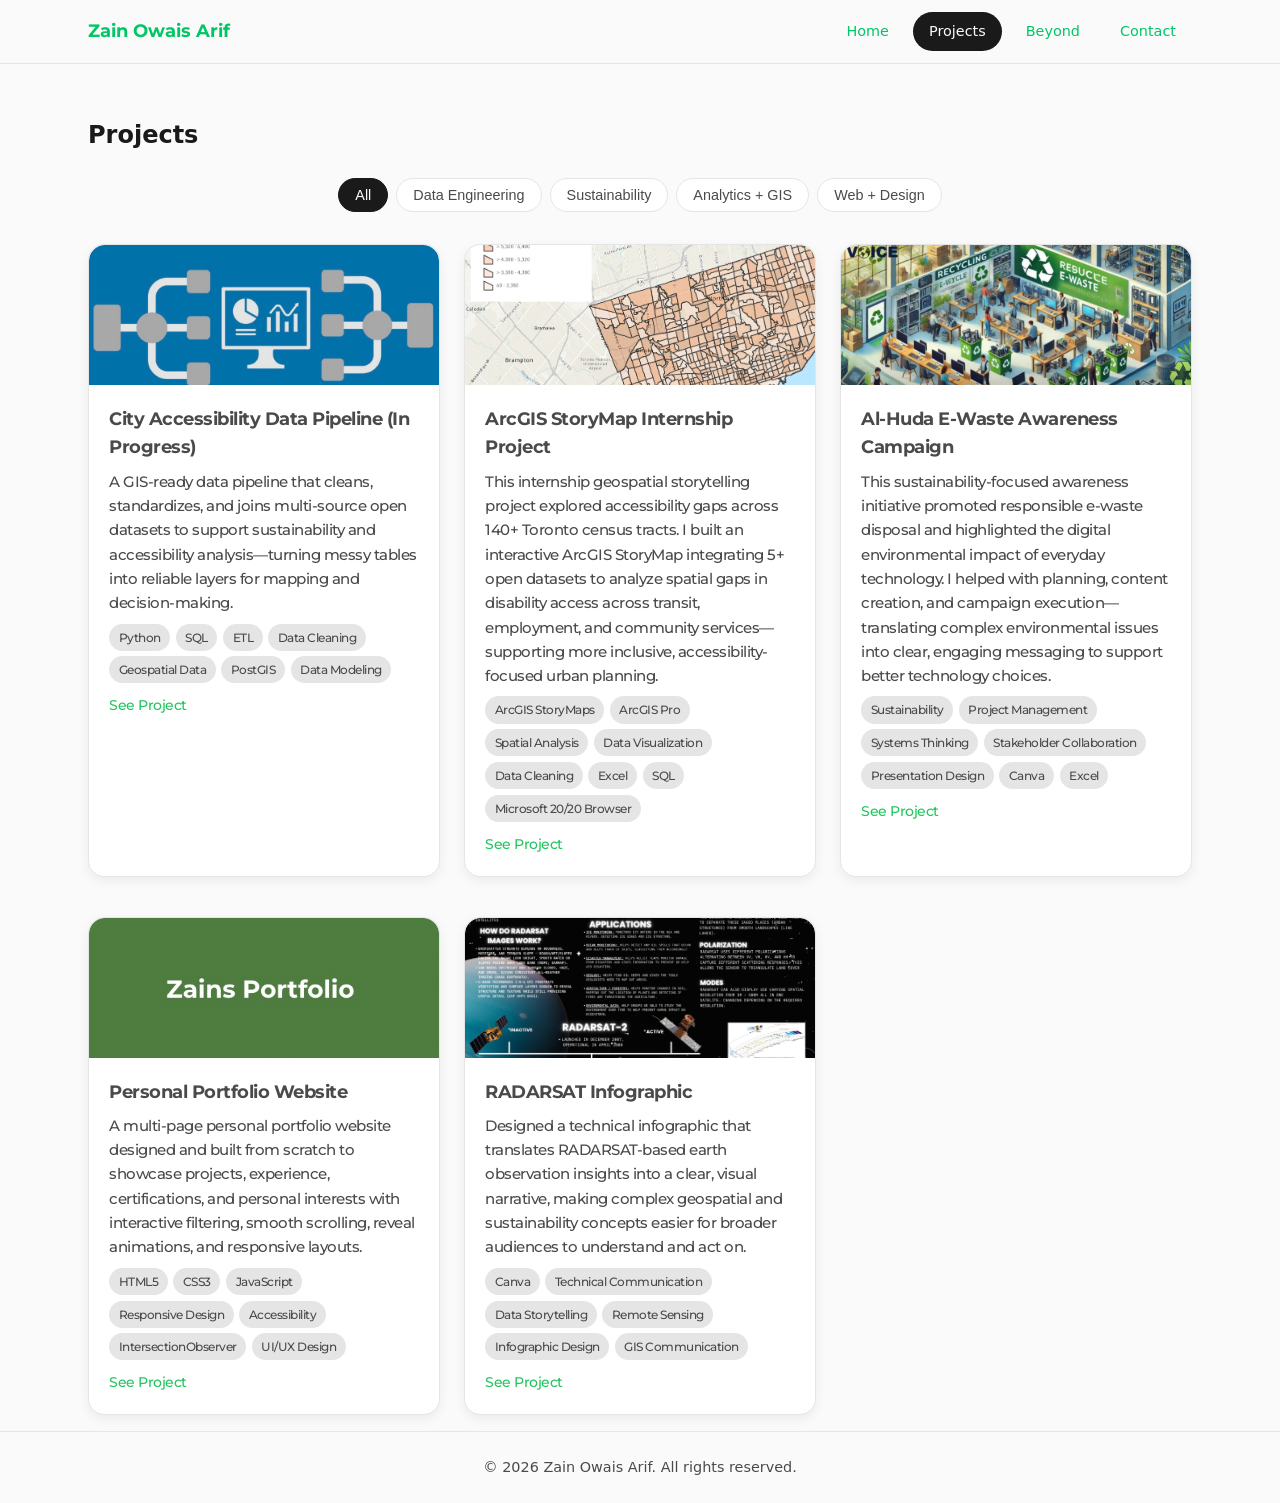
<file: projects.html>
<!DOCTYPE html>
<html lang="en">
<head>
  <meta charset="UTF-8" />
  <meta name="viewport" content="width=device-width, initial-scale=1" />
  <meta name="description" content="Projects by Zain Owais Arif — Data Engineering, GIS, Analytics & Web. Portfolio of geospatial and sustainability work." />
  <title>Projects | Zain Owais Arif</title>
  <style>
    @import url('https://fonts.googleapis.com/css2?family=Montserrat:ital,wght@0,100..900;1,100..900&display=swap');
    </style>
  <link rel="stylesheet" href="styles.css">
  <script defer src="script.js"></script>
</head>
<body>
  <header class="site-header">
    <div class="inner container">
      <a href="index.html" class="logo">Zain Owais Arif</a>
      <nav aria-label="Primary navigation">
        <ul class="nav-pills">
          <li><a href="index.html">Home</a></li>
          <li><a href="projects.html" class="active">Projects</a></li>
          <li><a href="beyond.html">Beyond</a></li>
          <li><a href="index.html#contact">Contact</a></li>
        </ul>
      </nav>
    </div>
  </header>

  <main>
    <section class="container" style="padding-top: 2rem;">
      <h1 style="margin-bottom: 1.5rem;">Projects</h1>

      <div class="filter-pills" role="group" aria-label="Filter projects by category">
        <button type="button" class="filter-pill active" data-filter="all">All</button>
        <button type="button" class="filter-pill" data-filter="data-engineering">Data Engineering</button>
        <button type="button" class="filter-pill" data-filter="sustainability">Sustainability</button>
        <button type="button" class="filter-pill" data-filter="analytics">Analytics + GIS</button>
        <button type="button" class="filter-pill" data-filter="web">Web + Design</button>
      </div>

      <div class="projects-grid" id="projects-grid">
        <article class="card project-card reveal" data-category="data-engineering">
          <div class="card-image" style="background: none; border-radius: var(--radius) var(--radius) 0 0; overflow: hidden;">
            <img
              src="Project Cover Imgs/Data Engineer.jpg"
              alt="Data engineering project cover image"
              width="800"
              height="450"
              style="width: 100%; height: 100%; object-fit: cover; display: block;"
              loading="lazy"
            />
          </div>
          <div class="card-body">
            <h3>City Accessibility Data Pipeline (In Progress)</h3>
            <p>
               A GIS-ready data pipeline that cleans, standardizes, and joins multi-source open datasets to support
              sustainability and accessibility analysis—turning messy tables into reliable layers for mapping and decision-making.
            </p>
            <div class="tag-pills">
              <span class="tag-pill">Python</span>
              <span class="tag-pill">SQL</span>
              <span class="tag-pill">ETL</span>
              <span class="tag-pill">Data Cleaning</span>
              <span class="tag-pill">Geospatial Data</span>
              <span class="tag-pill">PostGIS</span>
              <span class="tag-pill">Data Modeling</span>
            </div>
            <div class="card-links">
              <a href="#" target="_blank" rel="noopener noreferrer">See Project</a>
            </div>
          </div>
        </article>

        <article class="card project-card reveal" data-category="analytics">
          <div class="card-image" style="background: none; border-radius: var(--radius) var(--radius) 0 0; overflow: hidden;">
            <img
              src="Project Cover Imgs/ArcGIS.jpg"
              alt="ArcGIS StoryMap internship project cover image"
              width="800"
              height="450"
              style="width: 100%; height: 100%; object-fit: cover; display: block;"
              loading="lazy"
            />
          </div>
          <div class="card-body">
            <h3>ArcGIS StoryMap Internship Project</h3>
            <p>
              This internship geospatial storytelling project explored accessibility gaps across 140+ Toronto census tracts.
              I built an interactive ArcGIS StoryMap integrating 5+ open datasets to analyze spatial gaps in disability access
              across transit, employment, and community services—supporting more inclusive, accessibility-focused urban planning.
            </p>
            <div class="tag-pills">
              <span class="tag-pill">ArcGIS StoryMaps</span>
              <span class="tag-pill">ArcGIS Pro</span>
              <span class="tag-pill">Spatial Analysis</span>
              <span class="tag-pill">Data Visualization</span>
              <span class="tag-pill">Data Cleaning</span>
              <span class="tag-pill">Excel</span>
              <span class="tag-pill">SQL</span>
              <span class="tag-pill">Microsoft 20/20 Browser</span>
            </div>
            <div class="card-links">
              <a href="https://arcg.is/1Hm8CK1" target="_blank" rel="noopener noreferrer">See Project</a>
            </div>
          </div>
        </article>
        
        <article class="card project-card reveal" data-category="sustainability">
          <div class="card-image" style="background: none; border-radius: var(--radius) var(--radius) 0 0; overflow: hidden;">
            <img
              src="Project Cover Imgs/Al-Huda E-waste.jpg"
              alt="Al-Huda E-waste project cover image"
              width="800"
              height="450"
              style="width: 100%; height: 100%; object-fit: cover; display: block;"
              loading="lazy"
            />
          </div>
          <div class="card-body">
            <h3>Al-Huda E-Waste Awareness Campaign</h3>
            <p>
              This sustainability-focused awareness initiative promoted responsible e-waste disposal and highlighted the
              digital environmental impact of everyday technology.
              I helped with planning, content creation, and campaign execution—translating complex environmental issues into clear,
              engaging messaging to support better technology choices.
            </p>
            <div class="tag-pills">
              <span class="tag-pill">Sustainability</span>
              <span class="tag-pill">Project Management</span>
              <span class="tag-pill">Systems Thinking</span>
              <span class="tag-pill">Stakeholder Collaboration</span>
              <span class="tag-pill">Presentation Design</span>
              <span class="tag-pill">Canva</span>
              <span class="tag-pill">Excel</span>
            </div>
            <div class="card-links">
              <a href="https://lnkd.in/grwF3cHr" target="_blank" rel="noopener noreferrer">See Project</a>
              <a href="#"></a>
            </div>
          </div>
        </article>

        <article class="card project-card reveal" data-category="web">
          <div class="card-image" style="background: none; border-radius: var(--radius) var(--radius) 0 0; overflow: hidden;">
            <img
              src="Project Cover Imgs/portfolio.jpg"
              alt="Zain's personal portfolio website project cover"
              width="800"
              height="450"
              style="width: 100%; height: 100%; object-fit: cover; display: block;"
              loading="lazy"
            />
          </div>
          <div class="card-body">
            <h3>Personal Portfolio Website</h3>
            <p>
              A multi-page personal portfolio website designed and built from scratch to showcase projects, experience, certifications,
              and personal interests with interactive filtering, smooth scrolling, reveal animations, and responsive layouts.
            </p>
            <div class="tag-pills">
              <span class="tag-pill">HTML5</span>
              <span class="tag-pill">CSS3</span>
              <span class="tag-pill">JavaScript</span>
              <span class="tag-pill">Responsive Design</span>
              <span class="tag-pill">Accessibility</span>
              <span class="tag-pill">IntersectionObserver</span>
              <span class="tag-pill">UI/UX Design</span>
            </div>
            <div class="card-links">
              <a href="https://github.com" target="_blank" rel="noopener noreferrer">See Project</a>
              <a href="#"></a>
            </div>
          </div>
        </article>

        <article class="card project-card reveal" data-category="web">
          <div class="card-image" style="background: none; border-radius: var(--radius) var(--radius) 0 0; overflow: hidden;">
            <img
              src="Project Cover Imgs/RADARSAT.jpg"
              alt="RADARSAT infographic project cover"
              width="800"
              height="450"
              style="width: 100%; height: 100%; object-fit: cover; display: block;"
              loading="lazy"
            />
          </div>
          <div class="card-body">
            <h3>RADARSAT Infographic</h3>
            <p>
              Designed a technical infographic that translates RADARSAT-based earth observation insights into a clear, visual narrative,
              making complex geospatial and sustainability concepts easier for broader audiences to understand and act on.
            </p>
            <div class="tag-pills">
              <span class="tag-pill">Canva</span>
              <span class="tag-pill">Technical Communication</span>
              <span class="tag-pill">Data Storytelling</span>
              <span class="tag-pill">Remote Sensing</span>
              <span class="tag-pill">Infographic Design</span>
              <span class="tag-pill">GIS Communication</span>
            </div>
            <div class="card-links">
              <a href="https://www.canva.com/design/DAG5w95G7hk/yLuzh0BDZ7tJIILWyKRS2g/edit?utm_content=DAG5w95G7hk&utm_campaign=designshare&utm_medium=link2&utm_source=sharebutton" target="_blank" rel="noopener noreferrer">See Project</a>
              <a href="https://www.canva.com/design/DAG5w95G7hk/yLuzh0BDZ7tJIILWyKRS2g/edit?utm_content=DAG5w95G7hk&utm_campaign=designshare&utm_medium=link2&utm_source=sharebutton"></a>
            </div>
          </div>
        </article>
      </div>
    </section>
  </main>

  <footer class="site-footer">
    <p>&copy; <span id="year">2026</span> Zain Owais Arif. All rights reserved.</p>
  </footer>
</body>
</html>
</file>
<file: styles.css>
/* ============================================
   Zain Portfolio — Theme & Base
   ============================================ */
:root {
  --bg: #fafafa;
  --bg-card: #ffffff;
  --text: #1a1a1a;
  --text-muted: #4a4a4a;
  --accent: #22c55e;
  --accent-glow: rgba(34, 197, 94, 0.35);
  --border: #e5e5e5;
  --radius: 1rem;
  --radius-pill: 2rem;
  --shadow: 0 4px 12px rgba(0, 0, 0, 0.06);
  --shadow-hover: 0 8px 24px rgba(0, 0, 0, 0.1);
  --transition: 0.25s ease;
}

*,
*::before,
*::after {
  box-sizing: border-box;
}

html {
  scroll-behavior: smooth;
}

body {
  margin: 0;
  font-family: system-ui, -apple-system, BlinkMacSystemFont, "Segoe UI", Roboto, sans-serif;
  background: var(--bg);
  color: var(--text);
  line-height: 1.6;
}

/* ============================================
   Sticky Nav — Pill Buttons
   ============================================ */
.site-header {
  position: sticky;
  top: 0;
  z-index: 100;
  background: rgba(250, 250, 250, 0.92);
  backdrop-filter: blur(8px);
  border-bottom: 1px solid var(--border);
  padding: 0.75rem 1.5rem;
}

.site-header .inner {
  max-width: 72rem;
  margin: 0 auto;
  display: flex;
  align-items: center;
  justify-content: space-between;
  gap: 1rem;
}

.site-header .logo {  
  font-family: 'Montserrat', sans-serif;
  font-weight: 700;
  font-size: 1.1rem;
  color: #00c666;
  text-decoration: none;
}

.nav-pills {
  display: flex;
  flex-wrap: wrap;
  gap: 0.5rem;
  list-style: none;
  margin: 0;
  padding: 0;
}

.nav-pills a {
  display: inline-block;
  padding: 0.5rem 1rem;
  border-radius: var(--radius-pill);
  color: #00c666;
  text-decoration: none;
  font-size: 0.9rem;
  font-weight: 500;
  transition: color var(--transition), background var(--transition), box-shadow var(--transition);
}

.nav-pills a:hover {
  color: var(--text);
  background: var(--border);
}

.nav-pills a:focus-visible {
  outline: 2px solid var(--accent);
  outline-offset: 2px;
}

.nav-pills a.active {
  background: var(--text);
  color: var(--bg);
}

.nav-pills a.active:focus-visible {
  outline-color: var(--accent);
  box-shadow: 0 0 0 3px var(--accent-glow);
}

/* ============================================
   Layout & Sections
   ============================================ */
.container {
  max-width: 72rem;
  margin: 0 auto;
  padding: 0 1.5rem;
}

section {
  padding: 3rem 0;
}

section h2 {
  font-size: 1.75rem;
  margin: 0 0 1.5rem;
  color: var(--text);
}

/* ============================================
   Hero — Two-Column / Stacked
   ============================================ */
.hero {
  padding: 4rem 0;
  min-height: 60vh;
  display: flex;
  align-items: center;
}

.hero-inner {
  display: flex;
  flex-direction: column;
  gap: 2rem;
  align-items: center;
  text-align: center;
}

@media (min-width: 768px) {
  .hero-inner {
    flex-direction: row;
    text-align: left;
    gap: 3rem;
  }
}

.hero-avatar {
  width: 390px;
  height: 390px;
  box-shadow: 0 0 40px 10px rgba(115, 255, 107, 0.773);
  border-radius: 50%;
  background: #0b8237;
  overflow: hidden;
  display: flex;
  align-items: center;
  justify-content: center;
  position: sticky;
}

.hero-avatar-img {
  position: absolute;
  width: 90%;
  height: 90%;
  object-fit: cover;
  object-position: center 15%;
  border-radius: 50%;
  border: 16px solid #0b8237;
  transform: scale(1.2);

}

.hero-content {
  flex: 1;
}

.hero-headline {
    font-family: 'Montserrat', sans-serif;
    font-weight: 700;     
    font-style: normal;             
    font-size: clamp(2.5rem, 4vw, 2.5rem);
    margin: 0 0 0.5rem;
    line-height: 1.2;
  }

.hero-roles {
  min-height: 1.5em;
  color: #00792c;
  font-weight: 600;
  font-size: clamp(1rem, 2.5vw, 1.25rem);
  margin-bottom: 0.75rem;
}

.hero-roles .cursor {
  display: inline-block;
  width: 2px;
  height: 1em;
  background: var(--accent);
  margin-left: 2px;
  vertical-align: text-bottom;
  animation: blink 0.8s step-end infinite;
}

.highlight {
  color: #00c666;
  font-weight: 600;
  letter-spacing: 0.2px;
}

.hero-subtitle {
  color: var(--text-muted);
  margin: 0 0 1.5rem;
  max-width: 42ch;
}

.hero-ctas {
  display: flex;
  flex-wrap: wrap;
  gap: 0.75rem;
}

@keyframes blink {
  50% { opacity: 0; }
}

/* ============================================
   Buttons
   ============================================ */
.btn {
  display: inline-flex;
  align-items: center;
  justify-content: center;
  padding: 0.6rem 1.25rem;
  border-radius: var(--radius-pill);
  font-size: 0.95rem;
  font-weight: 600;
  text-decoration: none;
  border: 2px solid transparent;
  cursor: pointer;
  transition: background var(--transition), color var(--transition), border-color var(--transition), box-shadow var(--transition), transform var(--transition);
}

.btn:focus-visible {
  outline: none;
  box-shadow: 0 0 0 3px var(--accent-glow);
}

.btn-primary {
  background: var(--accent);
  color: #fff;
  border-color: var(--accent);
}

.btn-primary:hover {
  background: #16a34a;
  border-color: #16a34a;
  box-shadow: 0 0 20px var(--accent-glow);
}

.btn-secondary {
  background: transparent;
  color: var(--text);
  border-color: var(--border);
}

.btn-secondary:hover {
  border-color: var(--accent);
  color: var(--accent);
  box-shadow: 0 0 12px var(--accent-glow);
}

/* ============================================
   Cards — About, Focus, Projects, Experience
   ============================================ */
.card-grid {
  display: grid;
  gap: 1.25rem;
}

@media (min-width: 640px) {
  .card-grid-2 { grid-template-columns: repeat(2, 1fr); }
  .card-grid-3 { grid-template-columns: repeat(3, 1fr); }
}

.card {
  background: var(--bg-card);
  border-radius: var(--radius);
  padding: 1.5rem;
  box-shadow: var(--shadow);
  border: 1px solid var(--border);
  transition: box-shadow var(--transition), transform var(--transition);
}
.card strong {
  color: var(--text-muted);
  font-family: 'Montserrat', sans-serif;
  font-weight: 550;
  letter-spacing: -0.5px;
  margin-bottom: 1rem;
}

.card:hover {
  box-shadow: var(--shadow-hover);
  transform: translateY(-2px);
}

.card h3 {
  margin: 0 0 0.5rem;
  font-size: 1.1rem;
}

.card p {
  font-family: 'Montserrat', sans-serif;
  font-weight: 500;
  letter-spacing: -0.5px;
  margin: 0;
  color: var(--text-muted);
  font-size: 0.95rem;
}

.reveal {
  font-family: 'Montserrat', sans-serif;
  color: #01160c;
  font-weight: 500;
  font-size: 1.75rem;
  margin: 0 0 1.5rem;
}

#about-title {
  color: #008d34;
  font-family: 'Montserrat', sans-serif;
  font-weight: 650;
  letter-spacing: -0.5px;
  margin-bottom: 1rem;
}

#focus-areas-title {
  color: #008d34;
  font-family: 'Montserrat', sans-serif;
  font-weight: 650;
  letter-spacing: -0.5px;
  margin-bottom: 1rem;
}

#projects-title {
  color: #008d34;
  font-family: 'Montserrat', sans-serif;
  font-weight: 650;
  letter-spacing: -0.5px;
  margin-bottom: 1rem;
}

#experience-title {
  color: #008d34;
  font-family: 'Montserrat', sans-serif;
  font-weight: 650;
  letter-spacing: -0.5px;
  margin-bottom: 1rem;
}

#certifications-title {
  color: #008d34;
  font-family: 'Montserrat', sans-serif;
  font-weight: 650;
  letter-spacing: -0.5px;
  margin-bottom: 1rem;
}

#contact-title {
  color: #008d34;
  font-family: 'Montserrat', sans-serif;
  font-weight: 650;
  letter-spacing: -0.5px;
  margin-bottom: 1rem;
}


/* Project card (used on home + projects page) */
.project-card {
  color: var(--text-muted);
  font-family: 'Montserrat', sans-serif;
  font-weight: 500;
  letter-spacing: -0.5px;
  margin-bottom: 1rem;
  overflow: hidden;
  padding: 0;
}

.project-card .card-image {
  height: 140px;
  background: linear-gradient(135deg, #e5e7eb 0%, #d1d5db 50%, #9ca3af 100%);
}

.project-card .card-body {
  padding: 1.25rem;
}

.project-card .card-body h3 {
  margin-bottom: 0.5rem;
}

.project-card .card-links {
  display: flex;
  flex-wrap: wrap;
  gap: 0.5rem;
  margin-top: 0.75rem;
}

.project-card .card-links a {
  font-size: 0.85rem;
  color: var(--accent);
  font-weight: 500;
  text-decoration: none;
}

.project-card .card-links a:hover {
  text-decoration: underline;
}

.project-card .card-links a:focus-visible {
  outline: 2px solid var(--accent);
  outline-offset: 2px;
}

.tag-pills {
  display: flex;
  flex-wrap: wrap;
  gap: 0.35rem;
  margin-top: 0.5rem;
}

.tag-pill {
  display: inline-block;
  padding: 0.25rem 0.6rem;
  border-radius: var(--radius-pill);
  font-size: 0.75rem;
  font-weight: 500;
  background: var(--border);
  color: var(--text-muted);
}

/* ============================================
   Focus Areas — Card Layout
   ============================================ */
.focus-grid .card strong {
  color: var(--text);
}

/* ============================================
   Experience — Card Layout
   ============================================ */
.exp-card time {
  color: var(--text-muted);
  font-size: 0.9rem;
}

/* Experience card with certificate thumbnail (achievement accent, text stays primary) */
.exp-card-layout {
  display: flex;
  flex-direction: column;
  gap: 1.25rem;
}

@media (min-width: 640px) {
  .exp-card--with-cert .exp-card-layout {
    flex-direction: row;
    align-items: flex-start;
    gap: 1.5rem;
  }

  .exp-card--with-cert .exp-card-main {
    flex: 1;
    min-width: 0;
  }
}

.exp-card-cert {
  margin: 0;
  flex-shrink: 0;
  align-self: center;
  max-width: 200px;
}

@media (min-width: 640px) {
  .exp-card--with-cert .exp-card-cert {
    align-self: flex-start;
    max-width: min(38%, 220px);
  }
}

.exp-card-cert img {
  display: block;
  width: 100%;
  height: auto;
  border-radius: 0.5rem;
  border: 1px solid rgba(181, 141, 103, 0.35);
  box-shadow: var(--shadow);
  object-fit: contain;
  background: #fff;
}

.exp-card-cert-caption {
  margin: 0.4rem 0 0;
  font-size: 0.7rem;
  font-weight: 600;
  letter-spacing: 0.04em;
  text-transform: uppercase;
  color: var(--text-muted);
  text-align: center;
}

/* ============================================
   Certifications — Card List
   ============================================ */
.cert-list {
  letter-spacing: 1.3px;
  list-style: none;
  margin: 0;
  padding: 0;
  display: grid;
  gap: 0.75rem;
}

.cert-list li {
  background: var(--bg-card);
  border-radius: var(--radius);
  padding: 1rem 1.25rem;
  box-shadow: var(--shadow);
  border: 1px solid var(--border);
  transition: box-shadow var(--transition);
}

.cert-list li:hover {
  box-shadow: var(--shadow-hover);
}

.cert-list-text {
  margin: 0;
}

.cert-list-item--with-cert {
  display: flex;
  flex-direction: column;
  gap: 1rem;
}

.cert-thumb {
  margin: 0;
  align-self: center;
  width: 100%;
  max-width: min(100%, 28rem);
}

.cert-thumb img {
  display: block;
  width: 100%;
  height: auto;
  border-radius: 0.5rem;
  border: 1px solid var(--border);
  box-shadow: var(--shadow);
  object-fit: contain;
  background: #fff;
}

.cert-image-trigger {
  cursor: zoom-in;
  transition: transform var(--transition), box-shadow var(--transition), border-color var(--transition);
}

.cert-image-trigger:hover {
  transform: translateY(-1px) scale(1.01);
  box-shadow: var(--shadow-hover), 0 0 0 2px var(--accent-glow);
  border-color: var(--accent);
}

.cert-image-trigger:focus-visible {
  outline: none;
  box-shadow: var(--shadow-hover), 0 0 0 3px var(--accent-glow);
  border-color: var(--accent);
}

/* ============================================
   Certificate Modal / Lightbox
   ============================================ */
.cert-modal {
  position: fixed;
  inset: 0;
  z-index: 200;
  display: grid;
  place-items: center;
  padding: 1rem;
  opacity: 0;
  visibility: hidden;
  pointer-events: none;
  transition: opacity 0.25s ease, visibility 0.25s ease;
}

.cert-modal.is-open {
  opacity: 1;
  visibility: visible;
  pointer-events: auto;
}

.cert-modal-backdrop {
  position: absolute;
  inset: 0;
  background: rgba(16, 16, 16, 0.72);
  backdrop-filter: blur(2px);
}

.cert-modal-dialog {
  position: relative;
  width: min(92vw, 980px);
  max-height: 90vh;
  background: var(--bg-card);
  border: 1px solid var(--border);
  border-radius: 0.9rem;
  box-shadow: var(--shadow-hover);
  overflow: hidden;
  transform: translateY(8px) scale(0.97);
  opacity: 0;
  transition: transform 0.25s ease, opacity 0.25s ease;
}

.cert-modal.is-open .cert-modal-dialog {
  transform: translateY(0) scale(1);
  opacity: 1;
}

.cert-modal.is-closing .cert-modal-dialog {
  transform: translateY(6px) scale(0.98);
  opacity: 0;
}

.cert-modal-close {
  position: absolute;
  top: 0.65rem;
  right: 0.65rem;
  width: 2.1rem;
  height: 2.1rem;
  border-radius: 999px;
  border: 1px solid var(--border);
  background: rgba(255, 255, 255, 0.9);
  color: var(--text);
  font-size: 1.35rem;
  line-height: 1;
  cursor: pointer;
  z-index: 1;
}

.cert-modal-close:hover {
  border-color: var(--accent);
  box-shadow: 0 0 12px var(--accent-glow);
  color: var(--accent);
}

.cert-modal-close:focus-visible {
  outline: none;
  box-shadow: 0 0 0 3px var(--accent-glow);
}

.cert-modal-image {
  display: block;
  width: 100%;
  max-height: 90vh;
  object-fit: contain;
  background: #fff;
}

/* ============================================
   Contact — Form Card + Social Pills
   ============================================ */
.contact-wrapper {
  max-width: 28rem;
  margin: 0 auto;
}

.contact-card {
  background: var(--bg-card);
  border-radius: var(--radius);
  padding: 2rem;
  box-shadow: var(--shadow);
  border: 1px solid var(--border);
  margin-bottom: 1.5rem;
}

.contact-card h2 {
  margin-bottom: 1rem;
}

.form-group {
  margin-bottom: 1rem;
}

.form-group label {
  display: block;
  font-weight: 500;
  margin-bottom: 0.35rem;
  font-size: 0.9rem;
}

.form-group input,
.form-group textarea {
  width: 100%;
  padding: 0.6rem 0.85rem;
  border: 1px solid var(--border);
  border-radius: 0.5rem;
  font: inherit;
  font-size: 0.95rem;
  transition: border-color var(--transition), box-shadow var(--transition);
}

.form-group input:focus,
.form-group textarea:focus {
  outline: none;
  border-color: var(--accent);
  box-shadow: 0 0 0 3px var(--accent-glow);
}

.form-group textarea {
  min-height: 120px;
  resize: vertical;
}

.contact-card .btn {
  width: 100%;
  margin-top: 0.5rem;
}

.social-pills {
  display: flex;
  flex-wrap: wrap;
  justify-content: center;
  gap: 0.5rem;
  margin-top: 1rem;
}

.social-pills a {
  display: inline-flex;
  align-items: center;
  padding: 0.5rem 1rem;
  border-radius: var(--radius-pill);
  background: var(--bg-card);
  color: var(--text);
  text-decoration: none;
  font-size: 0.9rem;
  font-weight: 500;
  border: 1px solid var(--border);
  box-shadow: var(--shadow);
  transition: border-color var(--transition), box-shadow var(--transition), color var(--transition);
}

.social-pills a:hover {
  border-color: var(--accent);
  box-shadow: 0 0 12px var(--accent-glow);
  color: var(--accent);
}

.social-pills a:focus-visible {
  outline: none;
  box-shadow: 0 0 0 3px var(--accent-glow);
}

/* ============================================
   Projects Page — Filters + Grid
   ============================================ */
.filter-pills {
  display: flex;
  flex-wrap: wrap;
  gap: 0.5rem;
  margin-bottom: 2rem;
  justify-content: center;
}

.filter-pills button {
  padding: 0.5rem 1rem;
  border-radius: var(--radius-pill);
  border: 1px solid var(--border);
  background: var(--bg-card);
  color: var(--text-muted);
  font-size: 0.9rem;
  font-weight: 500;
  cursor: pointer;
  transition: background var(--transition), color var(--transition), border-color var(--transition), box-shadow var(--transition);
}

.filter-pills button:hover {
  color: var(--text);
  border-color: var(--accent);
}

.filter-pills button:focus-visible {
  outline: none;
  box-shadow: 0 0 0 3px var(--accent-glow);
}

.filter-pills button.active {
  background: var(--text);
  color: var(--bg);
  border-color: var(--text);
}

.projects-grid {
  display: grid;
  gap: 1.5rem;
  grid-template-columns: 1fr;
}

@media (min-width: 640px) {
  .projects-grid {
    grid-template-columns: repeat(2, 1fr);
  }
}

@media (min-width: 960px) {
  .projects-grid {
    grid-template-columns: repeat(3, 1fr);
  }
}

.project-card[data-hidden="true"] {
  display: none;
}

/* ============================================
   Beyond Page — Personal Story Layouts
   ============================================ */
.beyond-hero {
  padding-top: 2rem;
}

.beyond-hero h1 {
  margin: 0 0 0.8rem;
  color: #008d34;
  font-size: clamp(1.9rem, 4vw, 2.6rem);
  line-height: 1.15;
}

.beyond-intro {
  max-width: 70ch;
  color: var(--text-muted);
}

.beyond-section {
  display: block;
}

.beyond-copy h2 {
  margin-top: 0;
  margin-bottom: 0.6rem;
  color: #008d34;
}

.beyond-copy p + p {
  margin-top: 0.75rem;
}

/* ============================================
   Reusable Carousel (Beyond page)
   ============================================ */
.carousel {
  margin-top: 1.1rem;
  position: relative;
  border-radius: 0.9rem;
}

.carousel-viewport {
  max-width: 42rem;
  margin: 0 auto;
  border-radius: 0.9rem;
  overflow: hidden;
  border: 1px solid var(--border);
  box-shadow: var(--shadow);
  background: #fff;
}

.carousel-track {
  display: flex;
  width: 100%;
  transform: translateX(0%);
  transition: transform 0.35s ease;
  will-change: transform;
}

.carousel-slide {
  flex: 0 0 100%;
}

.carousel-slide img {
  width: 100%;
  height: 100%;
  display: block;
  object-fit: scale-down;
  aspect-ratio: 3 / 2;
  max-height: clamp(220px, 38vw, 360px);
  transition: transform var(--transition);
}

.carousel:hover .carousel-slide img {
  transform: scale(0.95);
}

.carousel-btn {
  position: absolute;
  top: 50%;
  transform: translateY(-50%);
  width: 2.4rem;
  height: 2.4rem;
  border-radius: 999px;
  border: 1px solid var(--border);
  background: rgba(255, 255, 255, 0.92);
  color: var(--text);
  display: inline-flex;
  align-items: center;
  justify-content: center;
  cursor: pointer;
  box-shadow: var(--shadow);
  transition: border-color var(--transition), box-shadow var(--transition), color var(--transition), transform var(--transition);
}

.carousel-btn--prev { left: 0.6rem; }
.carousel-btn--next { right: 0.6rem; }

.carousel-btn:hover {
  border-color: var(--accent);
  color: var(--accent);
  box-shadow: var(--shadow-hover), 0 0 12px var(--accent-glow);
}

.carousel-btn:focus-visible {
  outline: none;
  box-shadow: 0 0 0 3px var(--accent-glow), var(--shadow-hover);
}

.carousel-dots {
  display: flex;
  gap: 0.4rem;
  justify-content: center;
  margin-top: 0.65rem;
}

.carousel-dot {
  width: 0.55rem;
  height: 0.55rem;
  border-radius: 999px;
  border: 1px solid var(--border);
  background: #ffffff;
  cursor: pointer;
  transition: transform var(--transition), border-color var(--transition), background var(--transition), box-shadow var(--transition);
}

.carousel-dot:hover {
  border-color: var(--accent);
}

.carousel-dot[aria-current="true"] {
  background: var(--accent);
  border-color: var(--accent);
  box-shadow: 0 0 10px var(--accent-glow);
  transform: scale(1.1);
}

.carousel-dot:focus-visible {
  outline: none;
  box-shadow: 0 0 0 3px var(--accent-glow);
}

@media (max-width: 520px) {
  .carousel-btn {
    width: 2.2rem;
    height: 2.2rem;
  }
}

.beyond-cta {
  text-align: center;
}

.beyond-cta p {
  max-width: 58ch;
  margin: 0 auto 1rem;
}

.beyond-cta .hero-ctas {
  justify-content: center;
}

/* ============================================
   Reveal Animation
   ============================================ */
.reveal {
  opacity: 0;
  transform: translateY(20px);
  transition: opacity 0.5s ease, transform 0.5s ease;
}

.reveal.is-visible {
  opacity: 1;
  transform: translateY(0);
}

/* ============================================
   Reduced Motion
   ============================================ */
@media (prefers-reduced-motion: reduce) {
  *,
  *::before,
  *::after {
    animation-duration: 0.01ms !important;
    animation-iteration-count: 1 !important;
    transition-duration: 0.01ms !important;
  }

  html {
    scroll-behavior: auto;
  }

  .hero-roles .cursor {
    animation: none;
    opacity: 1;
  }

  .reveal {
    opacity: 1;
    transform: none;
  }

  .reveal.is-visible {
    opacity: 1;
    transform: none;
  }
}

/* ============================================
   Footer
   ============================================ */
.site-footer {
  padding: 1.5rem 1.5rem;
  text-align: center;
  color: var(--text-muted);
  font-size: 0.9rem;
  border-top: 1px solid var(--border);
}

.site-footer p {
  margin: 0;
}
</file>
